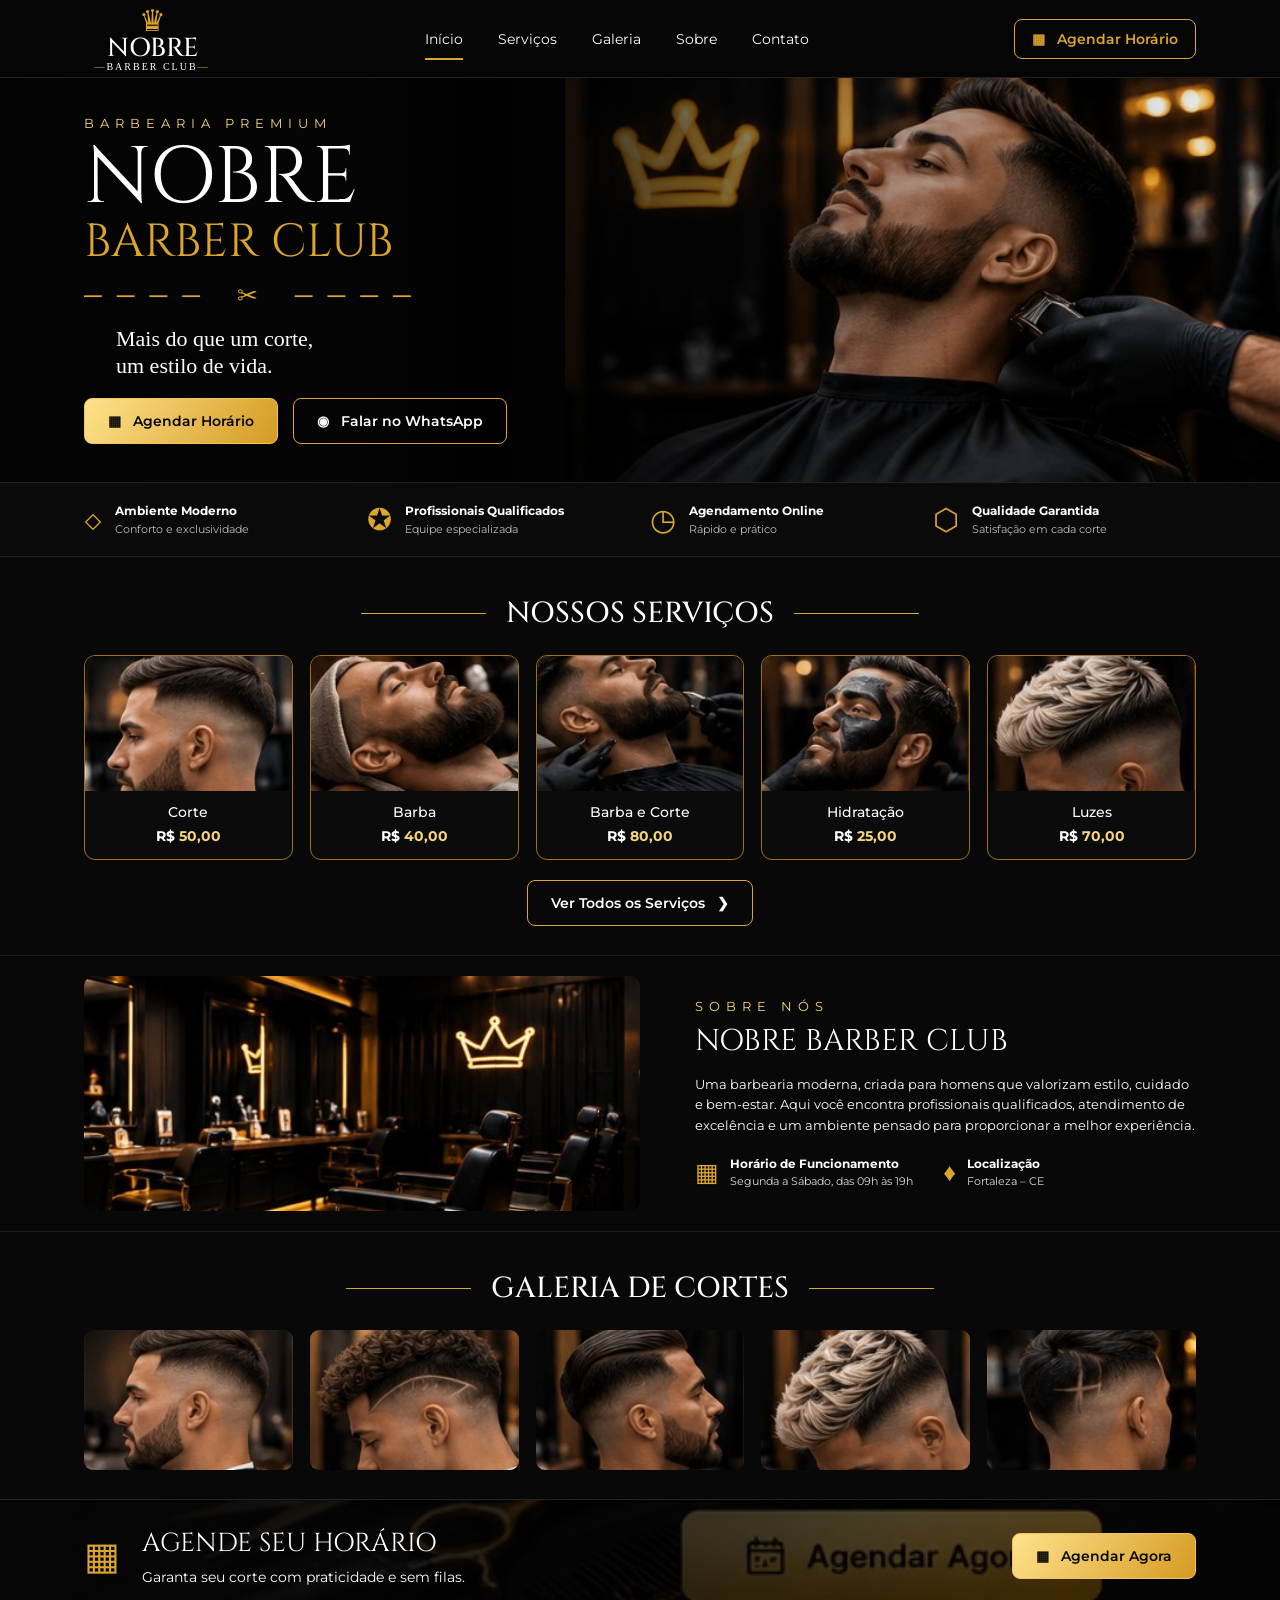
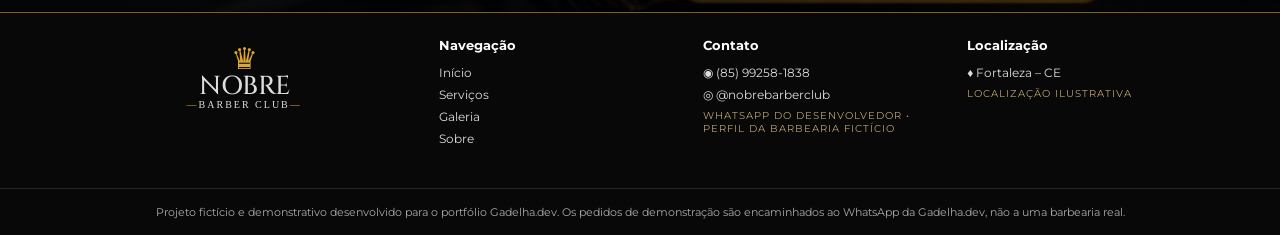
<file: demos/nobre/index.html>
<!DOCTYPE html><html lang="pt-BR"><head><meta charset="UTF-8"><meta name="viewport" content="width=device-width,initial-scale=1"><meta name="theme-color" content="#070707"><meta name="description" content="NOBRE Barber Club — projeto demonstrativo de barbearia premium criado para o portfólio Gadelha.dev."><title>NOBRE Barber Club | Barbearia Premium</title><style>
@import url('https://fonts.googleapis.com/css2?family=Cinzel:wght@400;500;600;700&family=Montserrat:wght@400;500;600;700&display=swap');
:root{--gold:#dba52e;--goldlight:#f6d47c;--bg:#080808;--muted:#bdbdbd}*{box-sizing:border-box}html{scroll-behavior:smooth}body{margin:0;background:var(--bg);color:#fff;font-family:Montserrat,Arial,sans-serif;font-size:14px}a{color:inherit;text-decoration:none}button,input,select{font:inherit}button{cursor:pointer}.wrap{max-width:1180px;margin:auto;padding:0 34px}header{height:78px;border-bottom:1px solid #262018;background:#050505;position:sticky;top:0;z-index:20}.head{height:100%;display:flex;align-items:center;justify-content:space-between;gap:20px}.brand{text-align:center;line-height:1;display:inline-flex;flex-direction:column;align-items:center;min-width:136px}.crown{font-size:30px;color:var(--gold);line-height:1}.brand strong{font-family:Cinzel,Georgia,serif;font-size:26px;font-weight:500}.brand small{font-family:Georgia,serif;font-size:10px;letter-spacing:2px}.brand small:before,.brand small:after{content:'—';color:var(--gold)}nav{display:flex;gap:35px}nav a{padding:28px 0;position:relative}nav a:hover:after,nav a:first-child:after{content:'';height:2px;background:var(--gold);position:absolute;bottom:16px;left:0;right:0}.btn{border:1px solid var(--gold);border-radius:8px;padding:13px 23px;background:transparent;color:#fff;display:inline-flex;align-items:center;justify-content:center;gap:10px;font-weight:600;transition:.2s}.btn:hover{background:#3b2a08;transform:translateY(-2px)}.btn.gold{background:linear-gradient(125deg,#ffe28c,#d49b23);color:#080808;border-color:#f0c560}.btn.gold:hover{filter:brightness(1.08)}.btn.sm{padding:10px 17px;color:var(--gold)}.hero{min-height:365px;background:linear-gradient(90deg,#030303 0%,#050505 24%,rgba(0,0,0,.9) 37%,rgba(0,0,0,.3) 67%,rgba(0,0,0,.04)),url('[data-uri]') center right/auto 100% no-repeat;background-color:#080808}.hero-content{padding-top:37px;padding-bottom:38px}.eyebrow{letter-spacing:6px;color:var(--goldlight);font-size:13px;text-transform:uppercase}.hero h1{font-family:Cinzel,Georgia,serif;font-weight:400;font-size:clamp(46px,6.3vw,80px);line-height:.94;margin:10px 0 14px;max-width:610px}.hero h1 span{display:block;color:var(--gold);font-size:.58em;margin-top:5px}.ornament{color:var(--gold);font-size:25px;margin:15px 0;letter-spacing:15px}.hero p{font-family:Georgia,serif;font-size:22px;line-height:1.25;margin:0 0 18px 32px}.hero-actions{display:flex;gap:15px;flex-wrap:wrap}.benefits{border-top:1px solid #222;border-bottom:1px solid #222;background:#0a0a0a}.benefit-grid{display:grid;grid-template-columns:repeat(4,1fr);gap:20px;padding-top:18px;padding-bottom:18px}.benefit{display:flex;align-items:center;gap:13px}.benefit .symbol{font-size:30px;color:var(--gold)}.benefit b{display:block;font-size:12px}.benefit small{display:block;font-size:11px;color:var(--muted);margin-top:4px}.section{padding:37px 0 29px}.section h2{font-family:Cinzel,Georgia,serif;font-weight:500;text-align:center;font-size:29px;margin:0 0 22px;display:flex;align-items:center;justify-content:center;gap:20px}.section h2:before,.section h2:after{content:'';width:125px;height:1px;background:var(--gold)}.services{display:grid;grid-template-columns:repeat(5,1fr);gap:17px}.service{border:1px solid #9b711a;border-radius:11px;overflow:hidden;text-align:center;background:#0b0b0b}.service img{display:block;width:100%;height:135px;object-fit:cover}.service .info{padding:12px 6px 14px}.service b{font-size:14px;font-weight:500}.service p{margin:6px 0 0;font-weight:700}.service p span{color:var(--goldlight)}.center{text-align:center;margin-top:20px}.about-section{border-top:1px solid #1f1f1f;border-bottom:1px solid #1f1f1f;padding:20px 0}.about-grid{display:grid;grid-template-columns:1fr .9fr;gap:55px;align-items:center}.about-grid>img{width:100%;height:235px;object-fit:cover;border-radius:10px}.about h2{font:400 30px Cinzel,Georgia,serif;margin:7px 0}.about p{line-height:1.6;font-size:13px}.facts{display:flex;gap:30px;margin-top:20px}.fact{display:flex;gap:11px;align-items:center}.fact .symbol{font-size:25px;color:var(--gold)}.fact b{display:block;font-size:12px}.fact small{color:#ddd;font-size:11px}.gallery{display:grid;grid-template-columns:repeat(5,1fr);gap:17px}.gallery img{width:100%;height:140px;object-fit:cover;border-radius:9px;transition:transform .2s}.gallery img:hover{transform:scale(1.04)}.cta{background:linear-gradient(90deg,#050505 5%,rgba(0,0,0,.8) 50%,rgba(0,0,0,.55)),url('[data-uri]') center/cover;border-top:1px solid #242424;border-bottom:1px solid #80601c}.cta-inner{display:flex;justify-content:space-between;align-items:center;padding-top:26px;padding-bottom:26px;gap:20px}.cta h2{font:400 26px Cinzel,Georgia,serif;margin:0 0 7px}.cta p{margin:0}.cta-left{display:flex;align-items:center;gap:22px}.cta-left>.symbol{font-size:38px;color:var(--gold)}footer{padding:24px 0 35px}.foot-grid{display:grid;grid-template-columns:1.4fr 1fr 1fr 1fr;gap:35px}footer h3{font-size:13px;margin:0 0 12px}footer a,footer p{display:block;font-size:12px;margin:7px 0;color:#ddd}footer a:hover{color:var(--gold)}.disclaimer{text-align:center;border-top:1px solid #262626;padding:16px 20px;color:#aaa;font-size:11px}.hamburger{display:none;background:none;color:var(--gold);border:1px solid #80601c;border-radius:5px;padding:7px 11px;font-size:22px}.overlay{display:none;position:fixed;inset:0;background:rgba(0,0,0,.78);z-index:40;align-items:center;justify-content:center;padding:16px}.overlay.open{display:flex}.modal{background:#111;border:1px solid var(--gold);border-radius:14px;width:min(100%,440px);padding:26px;position:relative;box-shadow:0 20px 80px #000}.modal h2{font:400 25px Cinzel,Georgia,serif;color:var(--goldlight);margin:0 0 8px}.modal p{color:#ccc;font-size:12px;line-height:1.5}.modal label{display:block;margin:13px 0 5px;font-size:12px}.modal input,.modal select{width:100%;background:#1d1d1d;color:white;border:1px solid #61512d;border-radius:6px;padding:11px}.modal .btn{width:100%;margin-top:18px}.close{position:absolute;right:12px;top:10px;border:0;background:transparent;color:#fff;font-size:28px}.success{display:none;border:1px solid #95742c;border-radius:8px;padding:13px;margin-top:16px;line-height:1.6}.demo-label{font-size:10px;color:#b7a06d;letter-spacing:1px;text-transform:uppercase}@media(max-width:850px){nav{gap:14px}.head .btn.sm{display:none}.services{gap:10px}.service img{height:105px}.about-grid{gap:22px}.facts{flex-direction:column;gap:12px}}@media(max-width:650px){.wrap{padding:0 19px}header{height:68px}.brand{min-width:95px}.brand strong{font-size:20px}.brand small{font-size:8px}.crown{font-size:22px}.hamburger{display:block}nav{display:none;position:absolute;top:68px;left:0;right:0;background:#090909;padding:16px 24px;border-bottom:1px solid var(--gold);flex-direction:column;gap:0}nav.open{display:flex}nav a{padding:12px 0}.hero{background:linear-gradient(90deg,rgba(0,0,0,.92),rgba(0,0,0,.58)),url('[data-uri]') center/cover;min-height:395px}.hero-content{padding-top:48px}.hero h1{font-size:56px}.hero p{margin-left:0;font-size:19px}.benefit-grid{grid-template-columns:repeat(2,1fr);gap:19px}.section h2{font-size:21px;gap:9px}.section h2:before,.section h2:after{width:35px}.services{grid-template-columns:repeat(2,1fr)}.service img{height:145px}.services .service:last-child{grid-column:span 2;max-width:calc(50% - 5px);width:100%;justify-self:center}.about-grid{grid-template-columns:1fr}.about-grid>img{height:220px}.gallery{grid-template-columns:repeat(2,1fr)}.gallery img{height:155px}.gallery img:last-child{display:none}.cta-inner{flex-direction:column;align-items:flex-start}.cta-inner .btn{width:100%}.foot-grid{grid-template-columns:repeat(2,1fr);gap:25px}.hero-actions .btn{padding:12px 15px}.facts{flex-direction:row;flex-wrap:wrap}}
</style></head><body>
<header><div class="wrap head"><a href="#inicio" class="brand"><span class="crown">♛</span><strong>NOBRE</strong><small>BARBER CLUB</small></a><nav id="nav"><a href="#inicio">Início</a><a href="#servicos">Serviços</a><a href="#galeria">Galeria</a><a href="#sobre">Sobre</a><a href="#contato">Contato</a></nav><button class="btn sm" data-book>▦ &nbsp; Agendar Horário</button><button class="hamburger" id="menu" aria-label="Abrir menu" aria-expanded="false">☰</button></div></header>
<main><section id="inicio" class="hero"><div class="wrap hero-content"><div class="eyebrow">BARBEARIA PREMIUM</div><h1>NOBRE <span>BARBER CLUB</span></h1><div class="ornament">──── ✂ ────</div><p>Mais do que um corte,<br>um estilo de vida.</p><div class="hero-actions"><button class="btn gold" data-book>▦ &nbsp; Agendar Horário</button><a href="https://wa.me/5585992581838?text=Ol%C3%A1%21%20Vi%20a%20demonstra%C3%A7%C3%A3o%20da%20NOBRE%20Barber%20Club%20no%20portf%C3%B3lio%20Gadelha.dev." target="_blank" rel="noopener noreferrer" class="btn">◉ &nbsp; Falar no WhatsApp</a></div></div></section>
<div class="benefits"><div class="wrap benefit-grid"><div class="benefit"><span class="symbol">◇</span><div><b>Ambiente Moderno</b><small>Conforto e exclusividade</small></div></div><div class="benefit"><span class="symbol">✪</span><div><b>Profissionais Qualificados</b><small>Equipe especializada</small></div></div><div class="benefit"><span class="symbol">◷</span><div><b>Agendamento Online</b><small>Rápido e prático</small></div></div><div class="benefit"><span class="symbol">⬡</span><div><b>Qualidade Garantida</b><small>Satisfação em cada corte</small></div></div></div></div>
<section id="servicos" class="section"><div class="wrap"><h2>NOSSOS SERVIÇOS</h2><div class="services"><article class="service"><img src="[data-uri]" alt="Serviço demonstrativo de Corte" loading="lazy"><div class="info"><b>Corte</b><p>R$ <span>50,00</span></p></div></article><article class="service"><img src="[data-uri]" alt="Serviço demonstrativo de Barba" loading="lazy"><div class="info"><b>Barba</b><p>R$ <span>40,00</span></p></div></article><article class="service"><img src="[data-uri]" alt="Serviço demonstrativo de Barba e Corte" loading="lazy"><div class="info"><b>Barba e Corte</b><p>R$ <span>80,00</span></p></div></article><article class="service"><img src="[data-uri]" alt="Serviço demonstrativo de Hidratação" loading="lazy"><div class="info"><b>Hidratação</b><p>R$ <span>25,00</span></p></div></article><article class="service"><img src="[data-uri]" alt="Serviço demonstrativo de Luzes" loading="lazy"><div class="info"><b>Luzes</b><p>R$ <span>70,00</span></p></div></article></div><div class="center"><button class="btn" id="more">Ver Todos os Serviços &nbsp; ❯</button></div><div id="extra" hidden class="center" style="color:#d5bc7a;line-height:1.8">Outros serviços podem ser adicionados a este modelo conforme o catálogo do cliente.</div></div></section>
<section id="sobre" class="about-section"><div class="wrap about-grid"><img src="[data-uri]" alt="Interior sofisticado da NOBRE Barber Club"><div class="about"><div class="eyebrow">SOBRE NÓS</div><h2>NOBRE BARBER CLUB</h2><p>Uma barbearia moderna, criada para homens que valorizam estilo, cuidado e bem-estar. Aqui você encontra profissionais qualificados, atendimento de excelência e um ambiente pensado para proporcionar a melhor experiência.</p><div class="facts"><div class="fact"><span class="symbol">▦</span><div><b>Horário de Funcionamento</b><small>Segunda a Sábado, das 09h às 19h</small></div></div><div class="fact"><span class="symbol">♦</span><div><b>Localização</b><small>Fortaleza – CE</small></div></div></div></div></div></section>
<section id="galeria" class="section"><div class="wrap"><h2>GALERIA DE CORTES</h2><div class="gallery"><img src="[data-uri]" alt="Corte masculino demonstrativo 1" loading="lazy"><img src="[data-uri]" alt="Corte masculino demonstrativo 2" loading="lazy"><img src="[data-uri]" alt="Corte masculino demonstrativo 3" loading="lazy"><img src="[data-uri]" alt="Corte masculino demonstrativo 4" loading="lazy"><img src="[data-uri]" alt="Corte masculino demonstrativo 5" loading="lazy"></div></div></section>
<section class="cta"><div class="wrap cta-inner"><div class="cta-left"><span class="symbol">▦</span><div><h2>AGENDE SEU HORÁRIO</h2><p>Garanta seu corte com praticidade e sem filas.</p></div></div><button class="btn gold" data-book>▦ &nbsp; Agendar Agora</button></div></section></main>
<footer id="contato"><div class="wrap foot-grid"><a href="#inicio" class="brand"><span class="crown">♛</span><strong>NOBRE</strong><small>BARBER CLUB</small></a><div><h3>Navegação</h3><a href="#inicio">Início</a><a href="#servicos">Serviços</a><a href="#galeria">Galeria</a><a href="#sobre">Sobre</a></div><div><h3>Contato</h3><p><a href="https://wa.me/5585992581838" target="_blank" rel="noopener noreferrer">◉ (85) 99258-1838</a></p><p>◎ @nobrebarberclub</p><p class="demo-label">WhatsApp do desenvolvedor • Perfil da barbearia fictício</p></div><div><h3>Localização</h3><p>♦ Fortaleza – CE</p><p class="demo-label">Localização ilustrativa</p></div></div></footer><div class="disclaimer">Projeto fictício e demonstrativo desenvolvido para o portfólio Gadelha.dev. Os pedidos de demonstração são encaminhados ao WhatsApp da Gadelha.dev, não a uma barbearia real.</div>
<div class="overlay" id="overlay" role="dialog" aria-modal="true" aria-labelledby="modalTitle"><div class="modal"><button class="close" id="close" aria-label="Fechar">×</button><h2 id="modalTitle">AGENDAR HORÁRIO</h2><p>Experimente como funcionaria o agendamento online. Esta é uma demonstração: ao continuar, uma mensagem será preparada no WhatsApp da Gadelha.dev. Não é uma reserva real.</p><form id="booking"><label for="nome">Seu nome</label><input id="nome" required placeholder="Digite seu nome" maxlength="80"><label for="servico">Serviço</label><select id="servico" required><option value="">Selecione um serviço</option><option>Corte — R$ 50,00</option><option>Barba — R$ 40,00</option><option>Barba e Corte — R$ 80,00</option><option>Hidratação — R$ 25,00</option><option>Luzes — R$ 70,00</option></select><label for="data">Data</label><input id="data" type="date" required><label for="hora">Horário</label><select id="hora" required><option value="">Selecione o horário</option><option>09:00</option><option>10:00</option><option>11:00</option><option>12:00</option><option>13:00</option><option>14:00</option><option>15:00</option><option>16:00</option><option>17:00</option><option>18:00</option></select><button class="btn gold" type="submit">Enviar demonstração pelo WhatsApp</button></form><div id="success" class="success" role="status"></div></div></div>
<script>
const overlay=document.getElementById('overlay'),form=document.getElementById('booking'),success=document.getElementById('success');const date=document.getElementById('data');const today=new Date();date.min=[today.getFullYear(),String(today.getMonth()+1).padStart(2,'0'),String(today.getDate()).padStart(2,'0')].join('-');function openBook(){overlay.classList.add('open');document.body.style.overflow='hidden';success.style.display='none';form.style.display='block';document.getElementById('nome').focus()}function closeBook(){overlay.classList.remove('open');document.body.style.overflow=''}document.querySelectorAll('[data-book]').forEach(b=>b.addEventListener('click',openBook));document.getElementById('close').addEventListener('click',closeBook);overlay.addEventListener('click',e=>{if(e.target===overlay)closeBook()});document.addEventListener('keydown',e=>{if(e.key==='Escape')closeBook()});form.addEventListener('submit',e=>{e.preventDefault();const day=new Date(date.value+'T12:00:00').getDay();if(day===0){alert('Neste modelo, a barbearia não atende aos domingos. Escolha outra data.');return}const nome=document.getElementById('nome').value.trim();if(!nome)return;const servico=document.getElementById('servico').value;const dataFormatada=date.value.split('-').reverse().join('/');const hora=document.getElementById('hora').value;const mensagem=`Olá! Estou testando o agendamento demonstrativo da NOBRE Barber Club (portfólio Gadelha.dev).\n\nNome: ${nome}\nServiço: ${servico}\nData: ${dataFormatada}\nHorário: ${hora}\n\nEste é um teste de portfólio, não uma reserva real.`;const link='https://wa.me/5585992581838?text='+encodeURIComponent(mensagem);const janela=window.open(link,'_blank','noopener,noreferrer');if(!janela){window.location.href=link}success.style.display='block';success.textContent='Mensagem preparada para o WhatsApp da Gadelha.dev. Este agendamento não representa uma reserva real.';});document.getElementById('menu').addEventListener('click',()=>{const nav=document.getElementById('nav');nav.classList.toggle('open');document.getElementById('menu').setAttribute('aria-expanded',nav.classList.contains('open'))});document.querySelectorAll('nav a').forEach(a=>a.addEventListener('click',()=>document.getElementById('nav').classList.remove('open')));document.getElementById('more').addEventListener('click',()=>{const extra=document.getElementById('extra');extra.hidden=!extra.hidden;document.getElementById('more').textContent=extra.hidden?'Ver Todos os Serviços  ❯':'Ocultar informações  ⌃'});
</script></body></html>
</file>
